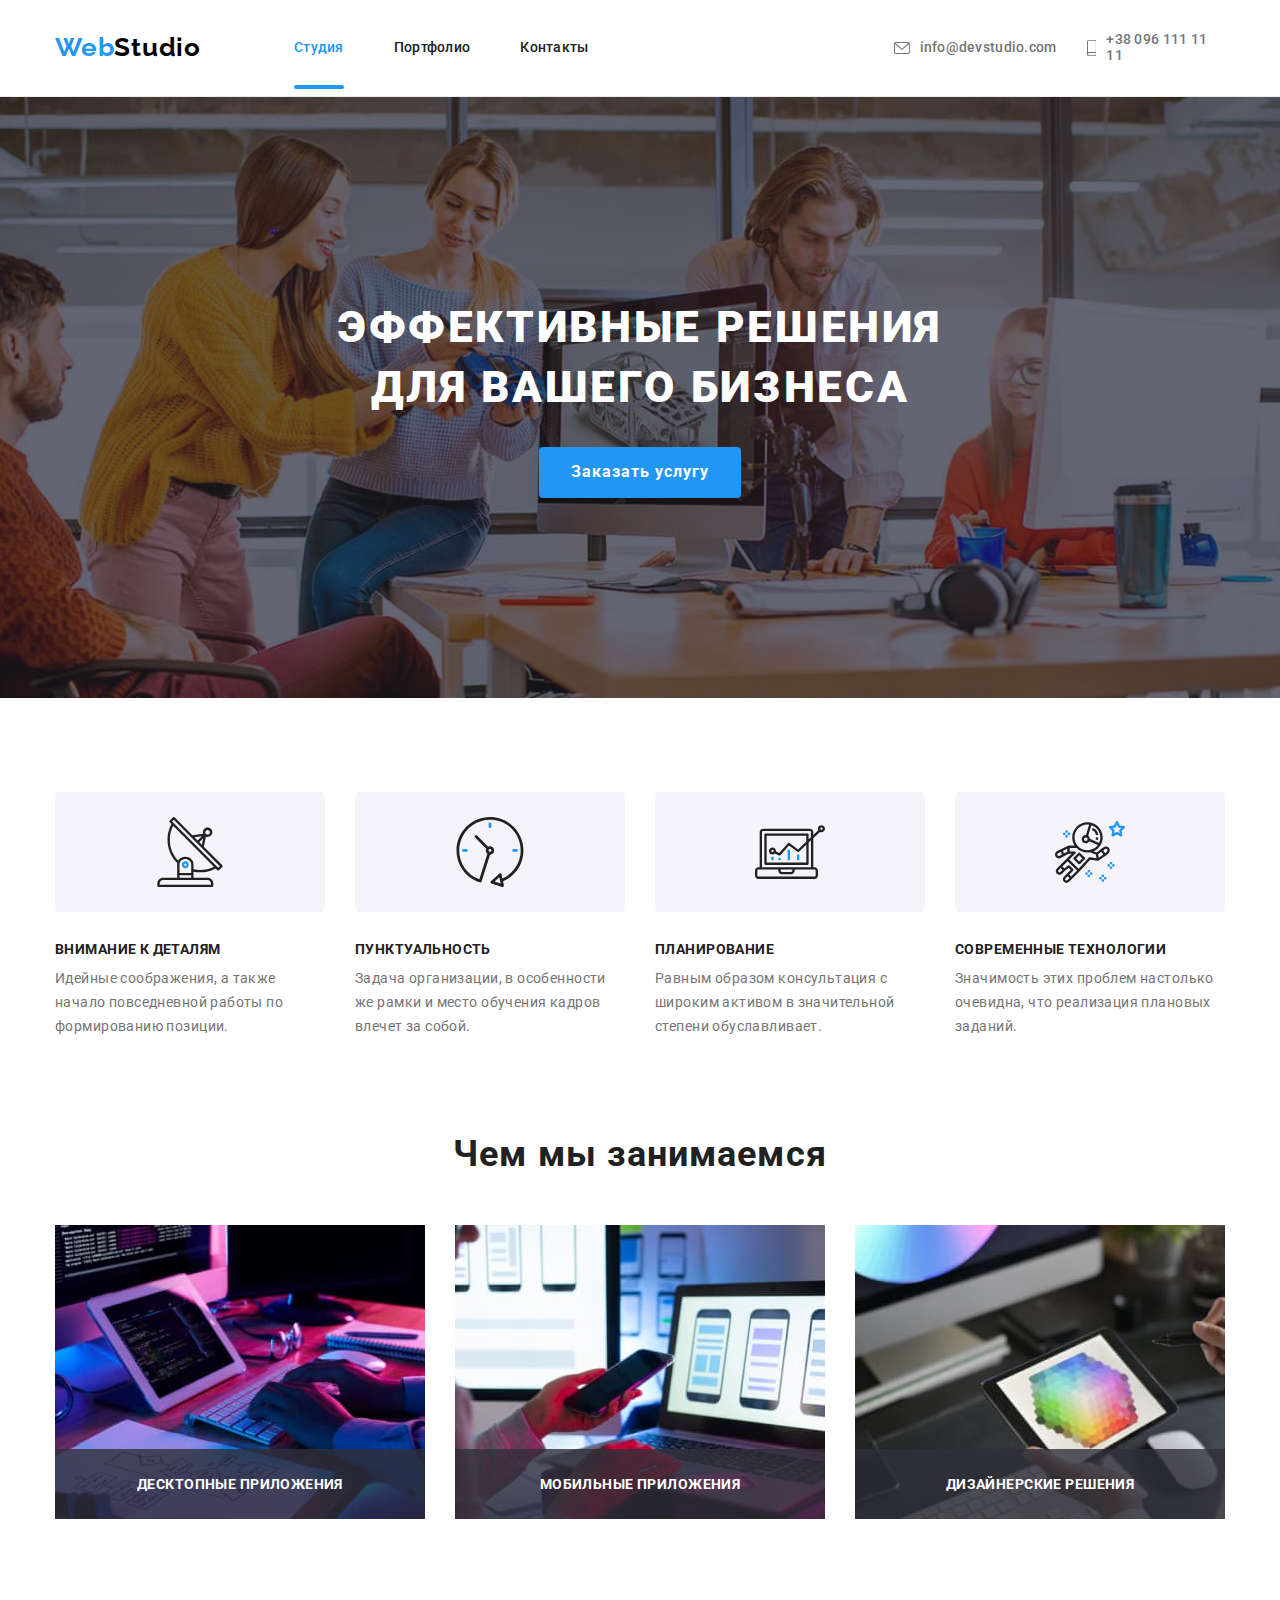
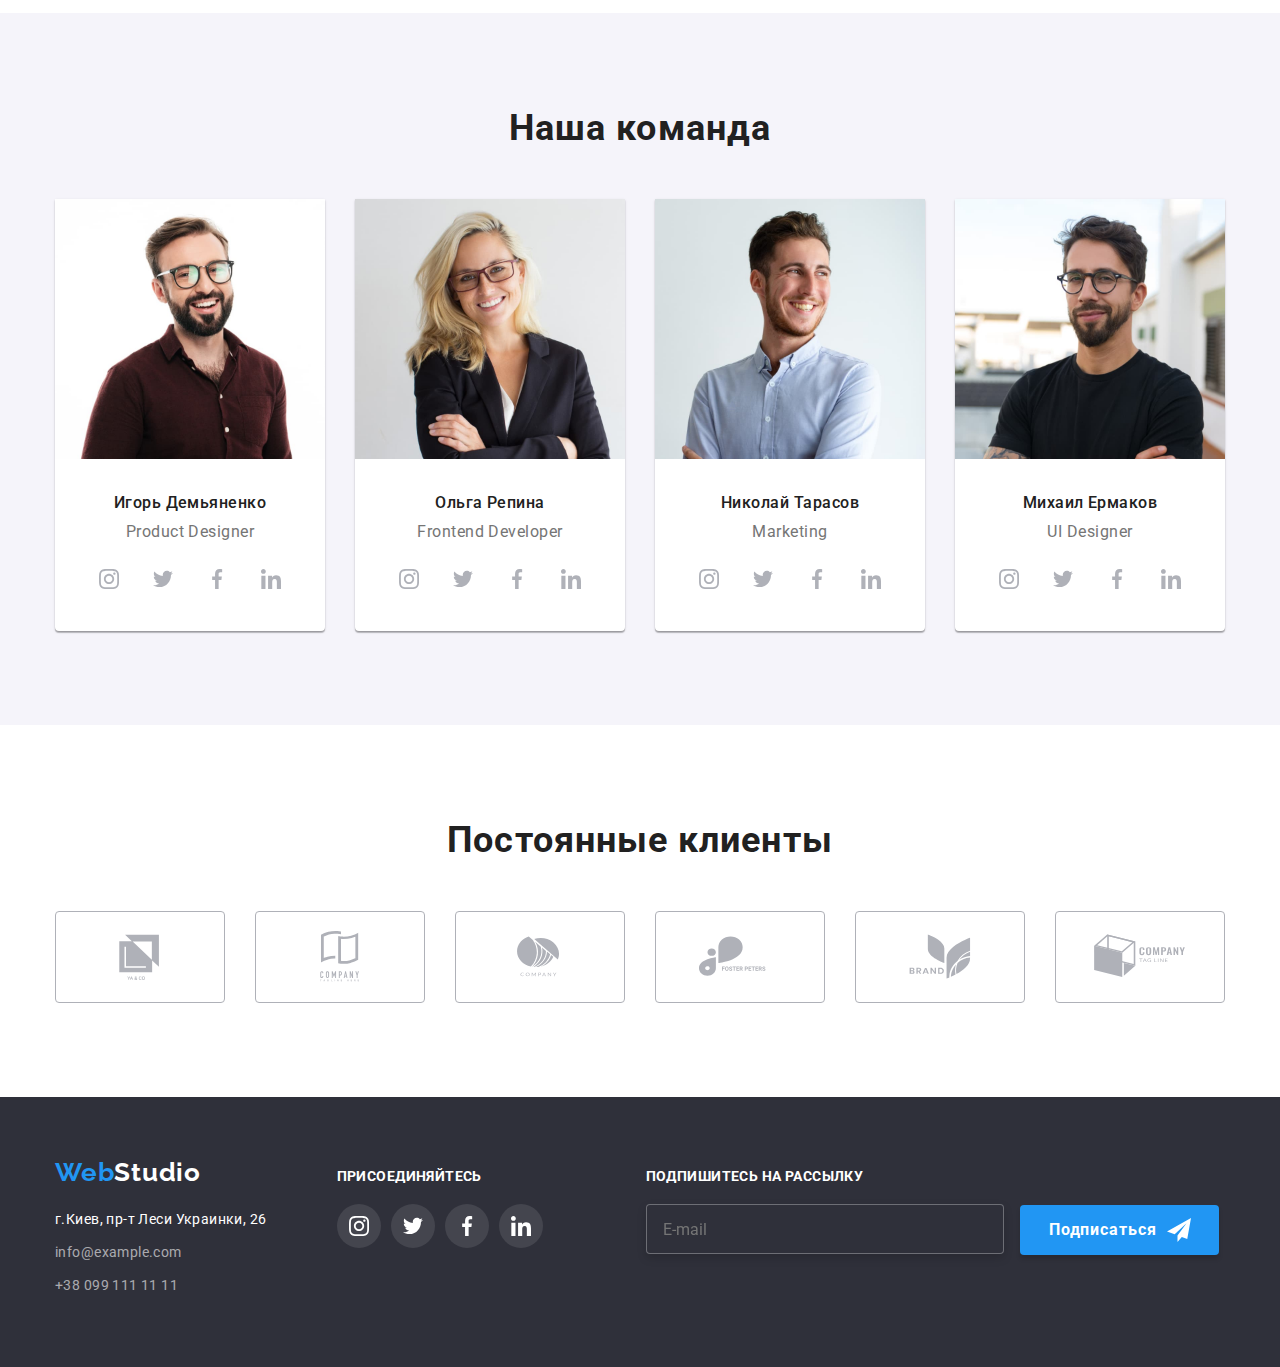
<file: index.html>
<!DOCTYPE html>
<html lang="en">
<head>
    <meta charset="UTF-8">
    <meta http-equiv="X-UA-Compatible" content="IE=edge">
    <meta name="viewport" content="width=device-width, initial-scale=1.0">
    <title>Document</title>
    <link rel="preconnect" href="https://fonts.googleapis.com">
    <link rel="preconnect" href="https://fonts.gstatic.com" crossorigin>
    <link href="https://fonts.googleapis.com/css2?family=Raleway:wght@700&family=Roboto:wght@400;500;700;900&display=swap"
        rel="stylesheet">
        <link rel="stylesheet" href="https://cdnjs.cloudflare.com/ajax/libs/modern-normalize/1.1.0/modern-normalize.min.css">
    <link rel="stylesheet" href="./css/styles.css">
    <link rel="stylesheet" href="./css/main.min.css">
</head>
<body class="page">
    <!--Шапка-->
    <header class="page-header">
        <div class="container">
        <nav class="header-nav">
            <a class="logo" href="/">Web<span class="logo-dark">Studio</span></a> 
            <ul class="site-nav list">
                <li class="site-nav-link"><a href="#" class="link current">Студия</a></li>
                <li class="site-nav-link"><a href="./portfolio.html" class="link">Портфолио</a></li>
                <li class="site-nav-link"><a href="#" class="link">Контакты</a></li>
            </ul>
        </nav>
        <ul class="auth-nav list">
            <li>
                <a href="#" class="link"><svg class="auth-nav-icon" width="16" height="12">
                    <use href="./images/icons.svg#icon-envelope"></use>
                </svg>info@devstudio.com</a>
            </li>
            <li>
                <a href="#" class="link"><svg class="auth-nav-icon" width="10" height="16">
                    <use href="./images/icons.svg#icon-smartphone"></use>
                </svg>+38 096 111 11 11</a>
            </li>
        </ul>
        </div>
    </header>

    <main>
    <!--Услуга-->
    <div>
        <section class="services">
            <h1 class="services-title">Эффективные решения для вашего бизнеса</h1>
            <button type="button" class="services-button" data-modal-open>Заказать услугу</button>
        </section>
    </div>
    <!--Преимущества-->
    <section class="feature">
        <div class="container">
            <ul class="feature__list list">
                <li>
                    <svg class="feature__icon" width="70" height="70">
                        <use href="./images/icons.svg#icon-antenna-1"></use>
                    </svg>
                    <h3 class="feature__title">Внимание к деталям</h3>
                    <p class="features__text">Идейные соображения, а также начало повседневной работы по формированию позиции.</p>
                </li>
                <li>
                    <svg class="feature__icon">
                        <use href="./images/icons.svg#icon-clock-1"></use>
                    </svg>
                    <h3 class="feature__title">Пунктуальность</h3>
                    <p class="features__text">Задача организации, в особенности же рамки и место обучения кадров влечет за собой.</p>
                </li>
                <li>
                    <svg class="feature__icon">
                        <use href="./images/icons.svg#icon-diagram-1"></use>
                    </svg>
                    <h3 class="feature__title">Планирование</h3>
                    <p class="features__text">Равным образом консультация с широким активом в значительной степени обуславливает.</p>
                </li>
                <li>
                    <svg class="feature__icon">
                        <use href="./images/icons.svg#icon-astronaut-1"></use>
                    </svg>
                    <h3 class="feature__title">Современные технологии</h3>
                    <p class="features__text">Значимость этих проблем настолько очевидна, что реализация плановых заданий.</p>
                </li>
            </ul>
        </div>
    </section>
    <!--Чем мы занимаемся-->
    <section class="work">
        <div class="container">
            <h2 class="work__title">Чем мы занимаемся</h2>
                <ul class="work-list list">
                    <li class="work-list__img">
                        <div class="work-list__div">
                            <img class="work-list__img"  src="images/img.jpg" alt="Кодинг" width="370">
                            <p class="work-list__text">Десктопные приложения</p>
                        </div>
                    </li> 
                    <li class="work-list__img">
                        <div class="work-list__div">
                            <img class="work-list__img"  src="images/img1.jpg" alt="Мобильные приложения" width="370">
                            <p class="work-list__text">Мобильные приложения</p>
                        </div>
                    </li> 
                    <li class="work-list__img">
                        <div class="work-list__div">
                            <img class="work-list__img" src="images/box3.jpg" alt="Дизайн" width="370">
                            <p class="work-list__text">Дизайнерские решения</p>
                        </div>
                    </li> 
                </ul> 
        </div>
    </section>
    <!--Наша команда-->
    <section class="team">
        <div class="container">
        <h2 class="team__title">Наша команда</h2>
        <ul class="team-list list">
            <li class="team-list__item">
                <img class="team-list__img" src="images/img2.jpg" alt="Член команды" width="270">
                <div class="team-div">
                    <h3 class="team-div__title">Игорь Демьяненко</h3>
                    <p class="team-div__text">Product Designer</p>
                </div>
                <ul class="member-soc-list list">
                    <li class="member-soc-list__item"> 
                        <a href="" class="member-soc-list__link">
                            <svg class="member-soc-list__icon" width="20" height="20" >
                                <use href="./images/icons.svg#icon-instagram-2"></use>
                            </svg>
                        </a>
                    </li>
                    <li class="member-soc-list__item">
                        <a href="" class="member-soc-list__link">
                            <svg class="member-soc-list__icon" width="20" height="20">
                                <use href="./images/icons.svg#icon-twitter-1"></use>
                            </svg>
                        </a>
                    </li>
                    <li class="member-soc-list__item">
                        <a href="" class="member-soc-list__link">
                            <svg class="member-soc-list__icon" width="20" height="20">
                                <use href="./images/icons.svg#icon-facebook-1"></use>
                            </svg>
                        </a>
                    </li>
                    <li class="member-soc-list__item">
                        <a href="" class="member-soc-list__link">
                            <svg class="member-soc-list__icon" width="20" height="20">
                                <use href="./images/icons.svg#icon-linkedin-1"></use>
                            </svg>
                        </a>
                    </li>
                </ul>
            </li>
            <li class="team-list__item">
                <img class="team-list__img" src="images/img3.jpg" alt="Член команды" width="270">
                <div class="team-div">
                    <h3 class="team-div__title">Ольга Репина</h3>
                    <p class="team-div__text">Frontend Developer</p>
                </div>
                <ul class="member-soc-list list">
                    <li class="member-soc-list__item">
                        <a href="" class="member-soc-list__link">
                            <svg class="member-soc-list__icon" width="20" height="20">
                                <use href="./images/icons.svg#icon-instagram-2"></use>
                            </svg>
                        </a>
                    </li>
                    <li class="member-soc-list__item">
                        <a href="" class="member-soc-list__link">
                            <svg class="member-soc-list__icon" width="20" height="20">
                                <use href="./images/icons.svg#icon-twitter-1"></use>
                            </svg>
                        </a>
                    </li>
                    <li class="member-soc-list__item">
                        <a href="" class="member-soc-list__link">
                            <svg class="member-soc-list__icon" width="20" height="20">
                                <use href="./images/icons.svg#icon-facebook-1"></use>
                            </svg>
                        </a>
                    </li>
                    <li class="member-soc-list__item">
                        <a href="" class="member-soc-list__link">
                            <svg class="member-soc-list__icon" width="20" height="20">
                                <use href="./images/icons.svg#icon-linkedin-1"></use>
                            </svg>
                        </a>
                    </li>
                </ul>
            </li>
            <li class="team-list__item">
                <img class="team-list__img" src="images/img4.jpg" alt="Член команды" width="270">
                <div class="team-div">
                    <h3 class="team-div__title">Николай Тарасов</h3>
                    <p class="team-div__text">Marketing</p>
                </div>
                <ul class="member-soc-list list">
                    <li class="member-soc-list__item">
                        <a href="" class="member-soc-list__link">
                            <svg class="member-soc-list__icon" width="20" height="20">
                                <use href="./images/icons.svg#icon-instagram-2"></use>
                            </svg>
                        </a>
                    </li>
                    <li class="member-soc-list__item">
                        <a href="" class="member-soc-list__link">
                            <svg class="member-soc-list__icon" width="20" height="20">
                                <use href="./images/icons.svg#icon-twitter-1"></use>
                            </svg>
                        </a>
                    </li>
                    <li class="member-soc-list__item">
                        <a href="" class="member-soc-list__link">
                            <svg class="member-soc-list__icon" width="20" height="20">
                                <use href="./images/icons.svg#icon-facebook-1"></use>
                            </svg>
                        </a>
                    </li>
                    <li class="member-soc-list__item">
                        <a href="" class="member-soc-list__link">
                            <svg class="member-soc-list__icon" width="20" height="20">
                                <use href="./images/icons.svg#icon-linkedin-1"></use>
                            </svg>
                        </a>
                    </li>
                </ul>
            </li>
            <li class="team-list__item">
                <img class="team-list__img" src="images/img5.jpg" alt="Член команды" width="270">
                <div class="team-div">
                    <h3 class="team-div__title">Михаил Ермаков</h3>
                    <p class="team-div__text">UI Designer</p>
                </div>
                <ul class="member-soc-list list">
                    <li class="member-soc-list__item">
                        <a href="" class="member-soc-list__link">
                            <svg class="member-soc-list__icon" width="20" height="20">
                                <use href="./images/icons.svg#icon-instagram-2"></use>
                            </svg>
                        </a>
                    </li>
                    <li class="member-soc-list__item">
                        <a href="" class="member-soc-list__link">
                            <svg class="member-soc-list__icon" width="20" height="20">
                                <use href="./images/icons.svg#icon-twitter-1"></use>
                            </svg>
                        </a>
                    </li>
                    <li class="member-soc-list__item">
                        <a href="" class="member-soc-list__link">
                            <svg class="member-soc-list__icon" width="20" height="20">
                                <use href="./images/icons.svg#icon-facebook-1"></use>
                            </svg>
                        </a>
                    </li>
                    <li class="member-soc-list__item">
                        <a href="" class="member-soc-list__link">
                            <svg class="member-soc-list__icon" width="20" height="20">
                                <use href="./images/icons.svg#icon-linkedin-1"></use>
                            </svg>
                        </a>
                    </li>
                </ul>
            </li>
        </ul>
        </div>
    </section>
    <!--Постоянные клиенты-->
    <section class="regular-customers">
        <h2 class="regular-customers-title">Постоянные клиенты</h2>
        <ul class="regular-customers-list list">
            <li class="regular-customers-item">
                <a class="regular-customers-link" href="">
                    <svg class="regular-customers-icon" width="106" height="60">
                        <use href="./images/icons.svg#icon-Logo"></use>
                    </svg>
                </a>
            </li>
            <li class="regular-customers-item">
                <a class="regular-customers-link" href="">
                    <svg class="regular-customers-icon" width="106" height="60">
                        <use href="./images/icons.svg#icon-Logo-1"></use>
                    </svg>
                </a>
            </li>
            <li class="regular-customers-item">
                <a class="regular-customers-link" href="">
                    <svg class="regular-customers-icon" width="106" height="60">
                        <use href="./images/icons.svg#icon-Logo-2"></use>
                    </svg>
                </a>
            </li>
            <li class="regular-customers-item">
                <a class="regular-customers-link" href="">
                    <svg class="regular-customers-icon" width="106" height="60">
                        <use href="./images/icons.svg#icon-Logo-3"></use>
                    </svg>
                </a>
            </li>
            <li class="regular-customers-item">
                <a class="regular-customers-link" href="">
                    <svg class="regular-customers-icon" width="106" height="60">
                        <use href="./images/icons.svg#icon-Logo-4"></use>
                    </svg>
                </a>
            </li>
            <li class="regular-customers-item">
                <a class="regular-customers-link" href="">
                    <svg class="regular-customers-icon" width="106" height="60">
                        <use href="./images/icons.svg#icon-Logo-5"></use>
                    </svg>
                </a>
            </li>
        </ul>
    </section>
    </main>

    <!--Футер-->
    <footer class="page-footer">
        <div class="container">
        <div class="footer-div">
            <a href="/" class="logo-foot">Web<span class="logo-light">Studio</span></a>
            <address class="footer-address">
                <ul class="page-footer-list list">
                    <li><a href="#" class="page-footer-address">г.Киев, пр-т Леси Украинки, 26</a></li>
                    <li><a href="mail:info@example.com" class="page-footer-link">info@example.com</a></li>
                    <li><a href="tel:+380991111111" class="page-footer-link">+38 099 111 11 11</a></li>
                </ul>
            </address>
        </div>
        <div class="footer-icon-div">
            <h2 class="footer-icon-title">присоединяйтесь</h2>
            <ul class="footer-icon-list list">
                <li>
                    <a class="footer-icon-link" href="">
                        <svg class="footer-icon" width="20" height="20">
                            <use href="./images/icons.svg#icon-instagram-2"></use>
                        </svg>
                    </a>
                </li>
                <li>
                    <a class="footer-icon-link" href="">
                        <svg class="footer-icon" width="20" height="20">
                            <use href="./images/icons.svg#icon-twitter-1"></use>
                        </svg>
                    </a>
                </li>
                <li>
                    <a class="footer-icon-link" href="">
                        <svg class="footer-icon" width="20" height="20">
                            <use href="./images/icons.svg#icon-facebook-1"></use>
                        </svg>
                    </a>
                </li>
                <li>
                    <a class="footer-icon-link" href="">
                        <svg class="footer-icon" width="20" height="20">
                            <use href="./images/icons.svg#icon-linkedin-1"></use>
                        </svg>
                    </a>
                </li>
            </ul>
        </div>
        <div class="footer-form">
            <h2 class="footer-form-title">Подпишитесь на рассылку</h2>
            <form action="">
                <input class="footer-form-input" name="user-email" type="email" placeholder="E-mail">
                <button type="submit" class="footer-form-button">Подписаться
                    <svg class="footer-form-svg" width="24" height="24">
                        <use href="./images/icons.svg#icon-icon-send1"></use>
                    </svg>
                </button>
            </form>
        </div>
        </div>
    </footer>
    <div class="backdrop is-hidden" data-modal >
        <div class="modal">
            <button type="button" class="button-modal" data-modal-close>
                <svg class="button-modal-icon" width="18" height="18">
                    <use href="./images/icons.svg#icon-close-black-18dp21"></use>
                </svg>
            </button>
            <p class="modal-title">Оставьте свои данные, мы вам перезвоним</p>
            <form>
                <div class="modal-field">
                    <label class="modal-label">Имя</label>
                    <div class="modal-div">
                        <input type="text" name="user-name" class="modal-input">
                        <svg class="modal-icon" width="18" height="18">
                            <use href="./images/icons.svg#icon-person-black-18dp-1-1"></use>
                        </svg>
                    </div>
                </div>
                <div class="modal-field">
                    <label class="modal-label">Телефон</label>
                    <div class="modal-div">
                        <input type="tel" name="user-tel" class="modal-input">
                        <svg class="modal-icon" width="18" height="18">
                            <use href="./images/icons.svg#icon-phone-black-18dp-1-1"></use>
                        </svg>
                    </div>
                </div>
                <div class="modal-field">
                    <label class="modal-label">Почта</label>
                    <div class="modal-div">
                        <input type="email" name="user-email" class="modal-input">
                        <svg class="modal-icon" width="18" height="18">
                            <use href="./images/icons.svg#icon-email-black-18dp-1-1"></use>
                        </svg>
                    </div>
                </div>
                <div class="modal-field-textarea">
                    <label class="modal-label">Комментарий</label>
                    <textarea name="user-text" id="user-text" placeholder="Введите текст" class="modal-text-area"></textarea>
                </div>
                <div class="modal-field-foot">
                    <input type="checkbox" name="privacy" value="true" class="input-checkbox visually-hidden" id="privacy">
                    <label for="privacy" class="input-checkbox-text">Соглашаюсь с рассылкой и принимаю <a href="" class="privacy-link">Условия договора</a></label>
                </div>
                <button type="submit" class="privacy-button">Отправить</button>
                
            </form>
        </div>
    </div>
    <script src="./js/modal.js"></script>
</body>
</html>
</file>
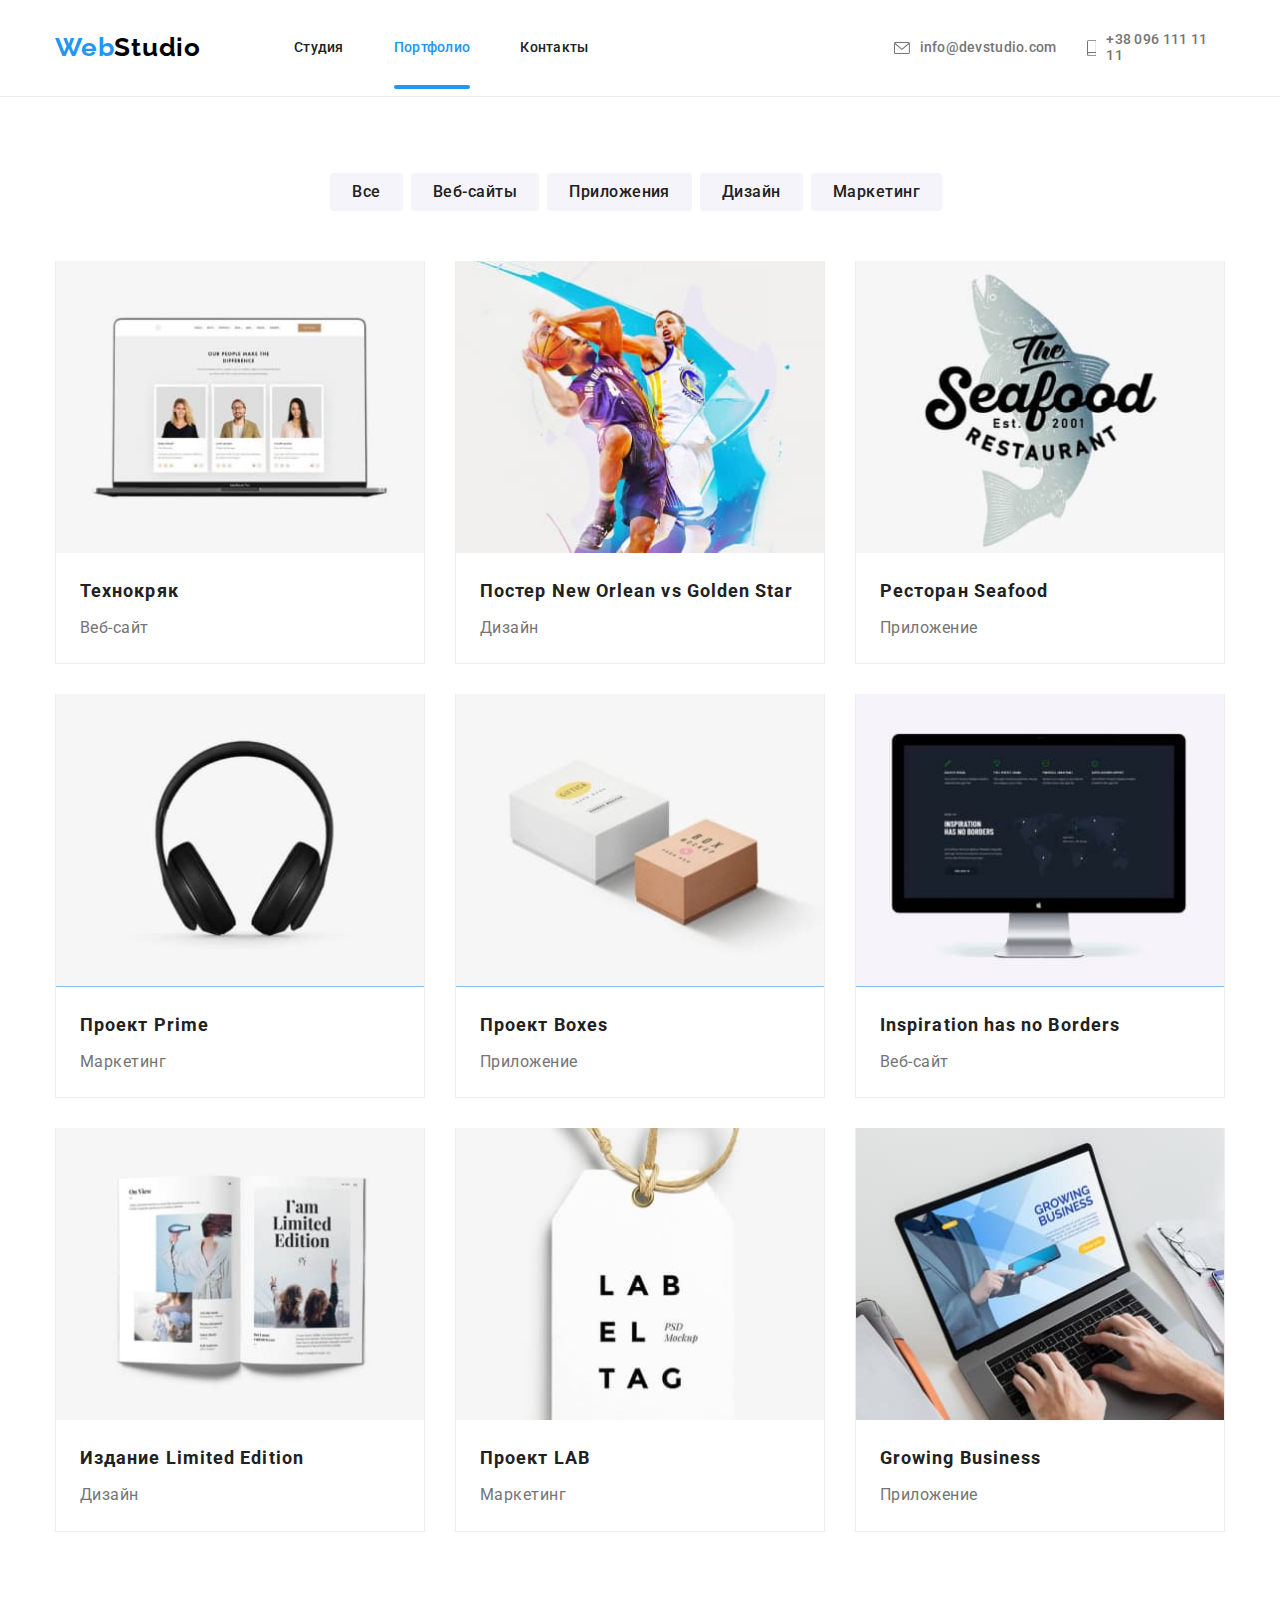
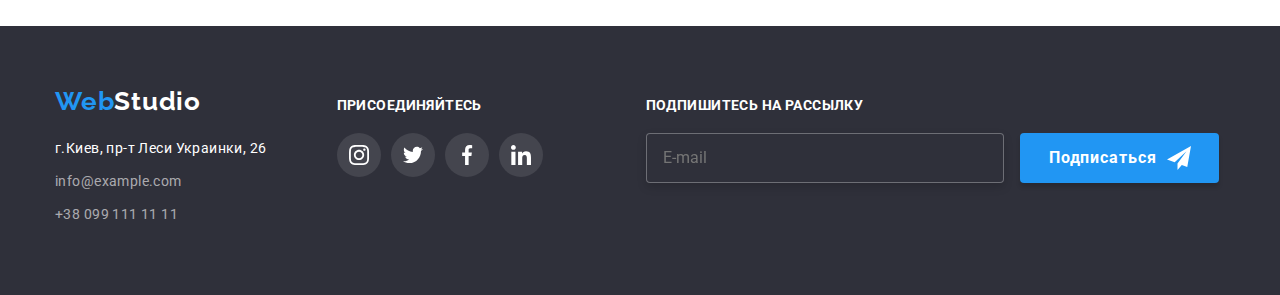
<file: portfolio.html>
<!DOCTYPE html>
<html lang="en">

<head>
    <meta charset="UTF-8">
    <meta http-equiv="X-UA-Compatible" content="IE=edge">
    <meta name="viewport" content="width=device-width, initial-scale=1.0">
    <title>Document</title>
    <link rel="preconnect" href="https://fonts.googleapis.com">
    <link rel="preconnect" href="https://fonts.gstatic.com" crossorigin>
    <link
        href="https://fonts.googleapis.com/css2?family=Raleway:wght@700&family=Roboto:wght@400;500;700;900&display=swap"
        rel="stylesheet">
        <link rel="stylesheet" href="https://cdnjs.cloudflare.com/ajax/libs/modern-normalize/1.1.0/modern-normalize.min.css">
    <link rel="stylesheet" href="./css/styles.css">
    <link rel="stylesheet" href="./css/main.min.css">
</head>

<body class="page">
    <!--Шапка-->
    <header class="page-header">
        <div class="container">
        <nav class="header-nav">
            <a class="logo" href="/">Web<span class="logo-dark">Studio</span></a>
            <ul class="site-nav list">
                <li class="site-nav-link"><a href="./index.html" class="link">Студия</a></li>
                <li class="site-nav-link"><a href="#" class="link current">Портфолио</a></li>
                <li class="site-nav-link"><a href="#" class="link">Контакты</a></li>
            </ul>
        </nav>
        <ul class="auth-nav list">
            <li>
                <a href="#" class="link"><svg class="auth-nav-icon" width="16" height="12">
                <use href="./images/icons.svg#icon-envelope"></use>
            </svg>info@devstudio.com</a></li>
            <li>
                <a href="#" class="link"><svg class="auth-nav-icon" width="10" height="16">
                <use href="./images/icons.svg#icon-smartphone"></use>
            </svg>+38 096 111 11 11</a></li>
        </ul>
        </div>
    </header>

    <main>
        <!--Bозможности-->
        <section class="opportunities">
            <div class="container">
            <ul class="opportunity-list list">
                <li><button class="opportunity-button" type="button">Все</button></li>
                <li><button class="opportunity-button" type="button">Веб-сайты</button></li>
                <li><button class="opportunity-button" type="button">Приложения</button></li>
                <li><button class="opportunity-button" type="button">Дизайн</button></li>
                <li><button class="opportunity-button" type="button">Маркетинг</button></li>
            </ul>
            <ul class="images-list list">
                <li class="images-list-item">
                    <div class="photos-div">
                        <img class="photos" src="images/img(10).jpg" alt="Веб-сайт" width="370" height="294">
                        <p class="photos-top-text">
                            Ресурс предлагает комплексные предложения с разным уровнем функционала и сервисов. Все это позволит посетителю
                            получить
                            исчерпывающие сведения о компании или частном лице.
                        </p>
                    </div>
                    <div class="opportunity-div" >
                        <h3 class="photos-title">Технокряк</h3>
                        <p class="photos-text">Веб-сайт</p>
                    </div>
                </li>
                <li class="images-list-item">
                    <div class="photos-div">
                        <img class="photos" src="images/img(1)(1).jpg" alt="Постер баскетбол" width="370">
                        <p class="photos-top-text">
                            Ресурс предлагает комплексные предложения с разным уровнем функционала и сервисов. Все это позволит посетителю
                            получить
                            исчерпывающие сведения о компании или частном лице.
                        </p>
                    </div>
                    <div class="opportunity-div" >
                        <h3 class="photos-title">Постер New Orlean vs Golden Star</h3>
                        <p class="photos-text">Дизайн</p>
                    </div>
                </li>
                <li class="images-list-item">
                    <div class="photos-div">
                        <img class="photos" src="images/img(2)(1).jpg" alt="Ресторан" width="370">
                        <p class="photos-top-text">
                            Ресурс предлагает комплексные предложения с разным уровнем функционала и сервисов. Все это позволит посетителю
                            получить
                            исчерпывающие сведения о компании или частном лице.
                        </p>
                    </div>
                    <div class="opportunity-div" >
                        <h3 class="photos-title">Ресторан Seafood</h3>
                        <p class="photos-text">Приложение</p>
                    </div>
                </li>
                <li class="images-list-item">
                    <div class="photos-div">
                        <img class="photos" src="images/img(3)(1).jpg" alt="Наушники" width="370">
                        <p class="photos-top-text">
                            Ресурс предлагает комплексные предложения с разным уровнем функционала и сервисов. Все это позволит посетителю
                            получить
                            исчерпывающие сведения о компании или частном лице.
                        </p>
                    </div>
                    <div class="opportunity-div" >
                        <h3 class="photos-title">Проект Prime</h3>
                        <p class="photos-text">Маркетинг</p>
                    </div>
                </li>
                <li class="images-list-item">
                    <div class="photos-div">
                        <img class="photos" src="images/img(4)(1).jpg" alt="Коробки" width="370">
                        <p class="photos-top-text">
                            Ресурс предлагает комплексные предложения с разным уровнем функционала и сервисов. Все это позволит посетителю
                            получить
                            исчерпывающие сведения о компании или частном лице.
                        </p>
                    </div>
                    <div class="opportunity-div" >
                        <h3 class="photos-title">Проект Boxes</h3>
                        <p class="photos-text">Приложение</p>
                    </div>
                </li>
                <li class="images-list-item">
                    <div class="photos-div">
                        <img class="photos" src="images/img(5)(1).jpg" alt="Монитор" width="370">
                        <p class="photos-top-text">
                            Ресурс предлагает комплексные предложения с разным уровнем функционала и сервисов. Все это позволит посетителю
                            получить
                            исчерпывающие сведения о компании или частном лице.
                        </p>
                    </div>
                    <div class="opportunity-div">
                        <h3 class="photos-title">Inspiration has no Borders</h3>
                        <p class="photos-text">Веб-сайт</p>
                    </div>
                </li>
                <li class="images-list-item">
                    <div class="photos-div">
                        <img class="photos" src="images/img(7)(1).jpg" alt="Книга" width="370">
                        <p class="photos-top-text">
                            Ресурс предлагает комплексные предложения с разным уровнем функционала и сервисов. Все это позволит посетителю
                            получить
                            исчерпывающие сведения о компании или частном лице.
                        </p>
                    </div>
                    <div class="opportunity-div" >
                        <h3 class="photos-title">Издание Limited Edition</h3>
                        <p class="photos-text">Дизайн</p>
                    </div>
                </li>
                <li class="images-list-item">
                    <div class="photos-div">
                        <img class="photos" src="images/img(10)(1).jpg" alt="Проект" width="370">
                        <p class="photos-top-text">
                            Ресурс предлагает комплексные предложения с разным уровнем функционала и сервисов. Все это позволит посетителю
                            получить
                            исчерпывающие сведения о компании или частном лице.
                        </p>
                    </div>
                    <div class="opportunity-div" >
                        <h3 class="photos-title">Проект LAB</h3>
                        <p class="photos-text">Маркетинг</p>
                    </div>
                </li>
                <li class="images-list-item">
                    <div class="photos-div">
                        <img class="photos" src="images/img(9)(1).jpg" alt="Приложение" width="370">
                        <p class="photos-top-text">
                            Ресурс предлагает комплексные предложения с разным уровнем функционала и сервисов. Все это позволит посетителю
                            получить
                            исчерпывающие сведения о компании или частном лице.
                        </p>
                    </div>
                    <div class="opportunity-div">
                        <h3 class="photos-title">Growing Business</h3>
                        <p class="photos-text">Приложение</p>
                    </div>
                </li>
            </ul>
            </div>
        </section>
    </main>

    <!--Футер-->
    <footer class="page-footer">
        <div class="container">
        <div class="footer-div">
            <a href="/" class="logo-foot">Web<span class="logo-light">Studio</span></a>
            <address>
                <ul class="page-footer-list list">
                    <li><a href="#" class="page-footer-address">г.Киев, пр-т Леси Украинки, 26</a></li>
                    <li><a href="mail:info@example.com" class="page-footer-link">info@example.com</a></li>
                    <li><a href="tel:+380991111111" class="page-footer-link">+38 099 111 11 11</a></li>
                </ul>
            </address>
        </div>
        <div class="footer-icon-div">
            <h2 class="footer-icon-title">присоединяйтесь</h2>
            <ul class="footer-icon-list list">
                <li>
                    <a class="footer-icon-link" href="">
                        <svg class="footer-icon" width="20" height="20">
                            <use href="./images/icons.svg#icon-instagram-2"></use>
                        </svg>
                    </a>
                </li>
                <li>
                    <a class="footer-icon-link" href="">
                        <svg class="footer-icon" width="20" height="20">
                            <use href="./images/icons.svg#icon-twitter-1"></use>
                        </svg>
                    </a>
                </li>
                <li>
                    <a class="footer-icon-link" href="">
                        <svg class="footer-icon" width="20" height="20">
                            <use href="./images/icons.svg#icon-facebook-1"></use>
                        </svg>
                    </a>
                </li>
                <li>
                    <a class="footer-icon-link" href="">
                        <svg class="footer-icon" width="20" height="20">
                            <use href="./images/icons.svg#icon-linkedin-1"></use>
                        </svg>
                    </a>
                </li>
            </ul>
        </div>
        <div class="footer-form">
            <h2 class="footer-form-title">Подпишитесь на рассылку</h2>
            <form action="">
                <input class="footer-form-input" name="user-email" type="email" placeholder="E-mail">
                <button type="submit" class="footer-form-button">Подписаться
                    <svg class="footer-form-svg" width="24" height="24">
                        <use href="./images/icons.svg#icon-icon-send1"></use>
                    </svg>
                </button>
            </form>
        </div>
        </div>
    </footer>
</body>

</html>
</file>
<file: css/styles.css>
/*Сторінка*/



/*Шапка*/






/*Услуга*/


/*Преимущества*/


/*Чем мы занимаемс*/



/*Наша команда*/


/*Постоянные клиенты*/








/*Футер*/



/*Bозможности*/
</file>
<file: css/main.min.css>
.page{color:#212121;background-color:#fff;font-family:"Roboto",sans-serif}.container{width:1170px;margin:0 auto}.list{list-style:none;padding:0;margin:0}p,h1,h2,h3,h4,h5{margin:0}ul,ol{margin:0;padding-left:0}.visually-hidden{position:absolute;white-space:nowrap;width:1px;height:1px;overflow:hidden;border:0;padding:0;clip:rect(0 0 0 0);clip-path:inset(50%);margin:-1px}.link.current::after{position:absolute;content:"";height:4px;width:100%;background:#2196f3;border-radius:2px;left:0;bottom:-33px}.site-nav-link{margin-right:50px;padding-top:32px;padding-bottom:32px}.site-nav-link:last-child{margin-right:0px}.page-header{border-bottom:1px solid #ececec}.header-nav{display:flex}.logo{font-family:"Raleway",sans-serif;font-weight:700;font-size:26px;line-height:1.19;letter-spacing:.03em;color:#2196f3;text-decoration:none;margin-right:93px;padding-top:24px;padding-bottom:24px}.logo-dark{font-family:"Raleway",sans-serif;font-weight:700;font-size:26px;line-height:1.19;letter-spacing:.03em;color:#000;text-decoration:none}.site-nav .link{color:#212121;font-weight:500;font-size:14px;line-height:1.14;letter-spacing:.02em;text-decoration:none;position:relative;transition-timing-function:cubic-bezier(0.4, 0, 0.2, 1);transition-duration:250ms}.site-nav .link:hover,.site-nav .link:focus{color:#2196f3}.site-nav .link.current{color:#2196f3;font-weight:500;font-size:14px;line-height:1.14;letter-spacing:.02em}.auth-nav .link{color:#757575;font-weight:500;font-size:14px;line-height:1.14;letter-spacing:.02em;text-decoration:none;transition-timing-function:cubic-bezier(0.4, 0, 0.2, 1);transition-duration:250ms}.auth-nav .link:hover,.auth-nav .link:focus{color:#2196f3;fill:#2196f3}.auth-nav li{margin-right:30px;display:flex;justify-content:center;align-items:center}.auth-nav li:last-child{margin-right:0px}.auth-nav li a{justify-content:center;align-items:center}.site-nav{display:flex;align-items:center;margin-right:305px}.auth-nav{display:flex;padding-top:32px;padding-bottom:32px}.page-header .container{display:flex;align-items:center}.link{fill:#757575;display:flex;align-items:baseline}.auth-nav-icon{margin-right:10px}.services{background-color:#2f303a;background-image:linear-gradient(rgba(47, 48, 58, 0.4), rgba(47, 48, 58, 0.4)),url(../images/Img\(11\).jpg);background-repeat:no-repeat;background-size:cover;background-position:center;max-width:1600px;margin:0 auto;padding-top:200px;padding-bottom:200px}.services-title{font-weight:900;font-size:44px;line-height:1.37;text-align:center;letter-spacing:.06em;text-transform:uppercase;color:#fff;width:696px;margin:0 auto}.services-button{color:#fff;background-color:#2196f3;font-weight:700;font-size:16px;line-height:1.88;display:flex;align-items:center;text-align:center;letter-spacing:.06em;cursor:pointer;border-radius:4px;padding:10px 32px;box-shadow:0px 4px 4px rgba(0,0,0,.15);border:none;margin:0 auto;margin-top:30px}.feature__list{display:flex}.feature__list li{margin-right:30px;width:270px}.feature__list li:last-child{margin-right:0px}.feature__title{font-weight:700;font-size:14px;line-height:1.14;letter-spacing:.03em;text-transform:uppercase;color:#212121;margin-bottom:10px}.features__text{font-weight:400;font-size:14px;line-height:1.7;letter-spacing:.03em;color:#757575}.feature{padding-top:94px;padding-bottom:94px}.feature__icon{display:block;content:"";background-color:#f5f4fa;width:270px;height:120px;padding-top:25px;padding-bottom:25px;margin-bottom:30px;border-radius:4px}.work__title{font-weight:700;font-size:36px;line-height:1.17;text-align:center;letter-spacing:.03em;margin-bottom:50px}.work{padding-top:0px;padding-bottom:94px}.work-list{display:flex}.work-list__img{margin-right:30px}.work-list__img:last-child{margin-right:0px}.work-list__img{display:block;max-width:100%;height:auto}.work-list__div{position:relative}.work-list__text{position:absolute;bottom:0;height:70px;width:100%;background:rgba(47,48,58,.8);font-weight:700;font-size:14px;line-height:16px;text-align:center;letter-spacing:.03em;text-transform:uppercase;color:#fff;display:flex;align-items:center;justify-content:center}.team{background-color:#f5f4fa;padding-top:0px;padding-bottom:94px;padding-top:94px}.team-div__text{font-weight:400;font-size:16px;text-align:center;letter-spacing:.03em;color:#757575;margin-top:10px}.team__title{font-weight:700;font-size:36px;line-height:1.17;text-align:center;letter-spacing:.03em;margin-bottom:50px}.team-div__title{font-weight:500;font-size:16px;line-height:1.19;text-align:center;letter-spacing:.03em}.team-div{padding-top:30px;padding-bottom:16px}.team-list li:last-child{margin-right:0px}.team-list{display:flex}.member-soc-list__item{width:44px;height:44px;margin-right:10px}.member-soc-list__item:last-child{margin-right:0px}.member-soc-list__link{width:100%;height:100%;border-radius:50%;display:flex;justify-content:center;align-items:center;background-color:#fff;transition-timing-function:cubic-bezier(0.4, 0, 0.2, 1);transition-duration:250ms}.member-soc-list__link:hover,.member-soc-list__link:focus{background-color:#2196f3}.member-soc-list{display:flex;justify-content:center;padding-bottom:30px}.member-soc-list__icon{fill:#afb1b8;transition-timing-function:cubic-bezier(0.4, 0, 0.2, 1);transition-duration:250ms}.member-soc-list__link:hover .member-soc-list__icon,.member-soc-list__link:focus .member-soc-list__icon{fill:#fff}.team-list__item{box-shadow:0px 1px 3px rgba(0,0,0,.12),0px 1px 1px rgba(0,0,0,.14),0px 2px 1px rgba(0,0,0,.2);background:#fff;border-radius:0px 0px 4px 4px;margin-right:30px}.regular-customers{padding-top:94px;padding-bottom:94px}.regular-customers-title{font-weight:700;font-size:36px;line-height:1.17;text-align:center;letter-spacing:.03em;color:#212121;margin-bottom:50px}.regular-customers-list{display:flex;justify-content:center;fill:#afb1b8}.regular-customers-list li{margin-right:30px}.regular-customers-list li:last-child{margin-right:0px}.regular-customers-icon{display:block;content:"";width:170px;min-height:92px;justify-content:center;align-items:center;border-radius:4px;padding-top:16px;padding-bottom:16px;fill:#afb1b8;border:1px solid #afb1b8;transition-timing-function:cubic-bezier(0.4, 0, 0.2, 1);transition-duration:250ms}.regular-customers-link:focus .regular-customers-icon,.regular-customers-link:hover .regular-customers-icon{fill:#2196f3;border:1px solid #2196f3}.regular-customers-link{transition-timing-function:cubic-bezier(0.4, 0, 0.2, 1);transition-duration:250ms}.page-footer{background-color:#2f303a;padding-top:60px;padding-bottom:60px}.page-footer .logo{padding-bottom:0px;margin-right:0px;display:block;margin-bottom:20px}.page-footer-list li{margin-bottom:9px}.page-footer-list li:first-child{margin-top:20px}.page-footer-list li:first-child:last-child{margin-bottom:0px}.page-footer-address{font-style:normal;font-weight:400;font-size:14px;line-height:1.71;letter-spacing:.03em;color:#fff;text-decoration:none}.page-footer-link{font-style:normal;font-weight:400;font-size:14px;line-height:1.71;letter-spacing:.03em;color:rgba(255,255,255,.6);text-decoration:none;transition-timing-function:cubic-bezier(0.4, 0, 0.2, 1);transition-duration:250ms}.page-footer-link:hover,.page-footer-link:focus{color:#2196f3}.logo-light{font-family:"Raleway",sans-serif;font-weight:700;font-size:26px;line-height:1.19;letter-spacing:.03em;color:#fff;text-decoration:none}.footer-icon-list{display:flex}.footer-icon-title{font-weight:700;font-size:14px;line-height:16px;letter-spacing:.03em;text-transform:uppercase;color:#fff;margin-bottom:20px;display:block}.footer-icon-list li{width:44px;height:44px;margin-right:10px}.footer-icon-link{width:100%;height:100%;border-radius:50%;display:flex;justify-content:center;align-items:center;background-color:rgba(255,255,255,.1);transition-timing-function:cubic-bezier(0.4, 0, 0.2, 1);transition-duration:250ms}.footer-icon-link:hover,.footer-icon-link:focus{background-color:#2196f3}.footer-icon{fill:#fff}.page-footer .container{display:flex;align-items:baseline}.footer-icon-div{margin-left:70px;margin-right:93px}.footer-form-title{font-weight:700;font-size:14px;line-height:16px;letter-spacing:.03em;text-transform:uppercase;color:#fff;margin-bottom:20px}.footer-form-input{border:1px solid rgba(255,255,255,.3);filter:drop-shadow(0px 4px 4px rgba(0, 0, 0, 0.15));border-radius:4px;width:358px;height:50px;background:#2f303a;padding-left:16px;color:#fff;margin-right:12px;outline:none}.footer-form-input:focus-visible{border-color:#2196f3}.footer-form-button{background:#2196f3;box-shadow:0px 4px 4px rgba(0,0,0,.15);border-radius:4px;font-weight:700;font-size:16px;line-height:30px;letter-spacing:.06em;color:#fff;padding-top:10px;padding-bottom:10px;padding-left:29px;padding-right:28px;border:none;display:inline-flex;justify-content:center;align-items:center;cursor:pointer}.footer-form-svg{margin-left:10px}.logo-foot{font-family:"Raleway",sans-serif;font-weight:700;font-size:26px;line-height:1.19;letter-spacing:.03em;color:#2196f3;text-decoration:none}.backdrop{width:100%;height:100%;background-color:rgba(9,11,19,.3176470588);position:fixed;opacity:1;top:0;transition:opacity 250ms cubic-bezier(0.4, 0, 0.2, 1)}.modal{width:528px;min-height:581px;background-color:#fff;border-radius:5px;position:absolute;top:50%;left:50%;transform:translate(-50%, -50%) scale(1);transition:transform 250ms cubic-bezier(0.4, 0, 0.2, 1);padding:40px}.backdrop.is-hidden .modal{transform:translate(-50%, -50%) scale(0)}.button-modal{width:30px;height:30px;border:1px solid rgba(0,0,0,.1);border-radius:50%;background-color:rgba(0,0,0,0);position:absolute;top:8px;right:8px;display:flex;align-items:center;justify-content:center;cursor:pointer}.button-modal:hover .button-modal-icon,.button-modal:focus .button-modal-icon{fill:#2196f3}.is-hidden{opacity:0;pointer-events:none}.modal-title{font-weight:700;font-size:20px;line-height:1.15;text-align:center;letter-spacing:.03em;color:#212121;margin-bottom:12px}.modal-input{width:100%;height:40px;border:1px solid rgba(33,33,33,.2);border-radius:4px;padding-left:42px;outline:none}.modal-input:focus{border-color:#2196f3}.modal-field{margin-bottom:10px}.modal-field:first-child{margin-top:0px}.modal-input:focus+.modal-icon{fill:#2196f3}.modal-label{font-weight:400;font-size:12px;line-height:1.17;letter-spacing:.01em;color:#757575;display:block}.modal-input-coment{width:100%;height:120px;border:1px solid rgba(33,33,33,.2);border-radius:4px;margin-top:4px;margin-bottom:20px}.modal-text-area{width:100%;height:120px;resize:none;border:1px solid rgba(33,33,33,.2);margin-top:4px;border-radius:4px;outline:none;display:block}.modal-text-area .modal-text-area:focus{border-color:#2196f3}.modal-text-area::placeholder{font-weight:400;font-size:12px;line-height:14px;letter-spacing:.01em;color:rgba(117,117,117,.5)}.modal-div{position:relative;margin-top:4px}.modal-icon{position:absolute;left:12px;top:50%;transform:translateY(-50%)}.input-checkbox-text{font-size:14px;line-height:24px;letter-spacing:.03em;color:#757575;display:flex;align-items:center;padding-left:13px;margin-bottom:30px}.input-checkbox-text::before{content:"";width:16px;height:15px;border:2px solid #212121;border-radius:3px;margin-right:8px}.input-checkbox:checked+.input-checkbox-text::before{background-color:#188ce8;background-image:url(../images/Vector.svg);background-repeat:no-repeat;background-position:center;border:none}.privacy-button{font-weight:700;font-size:16px;line-height:30px;display:flex;align-items:center;text-align:center;justify-content:center;letter-spacing:.06em;color:#fff;background:#188ce8;box-shadow:0px 4px 4px rgba(0,0,0,.15);border-radius:4px;width:200px;height:50px;cursor:pointer;border:none;margin-top:30px;margin:0 auto}.privacy-link{margin-left:3px;color:#2196f3}.modal-field-textarea{margin-bottom:20px}.opportunity-button{font-family:"Roboto";font-style:normal;background-color:#f5f4fa;font-weight:500;font-size:16px;line-height:1.62;text-align:center;letter-spacing:.03em;color:#212121;cursor:pointer;background:#f5f4fa;border-radius:4px;border:none;padding:6px 22px;min-width:73px;margin-right:8px;transition-timing-function:cubic-bezier(0.4, 0, 0.2, 1);transition-duration:250ms}.opportunity-button:hover,.opportunity-button:focus{background:#2196f3;color:#fff;box-shadow:0px 3px 1px rgba(0,0,0,.1),0px 1px 2px rgba(0,0,0,.08),0px 2px 2px rgba(0,0,0,.12)}.opportunity-list{margin-bottom:50px;display:flex;justify-content:center}.photos-title{font-weight:700;font-size:18px;line-height:2;letter-spacing:.06em;color:#212121;margin-bottom:4px}.photos-text{font-weight:400;font-size:16px;line-height:1.89;letter-spacing:.03em;color:#757575}.opportunities{padding-top:76px;padding-bottom:94px}.opportunity-div{padding-top:20px;padding-bottom:20px;padding-right:24px;padding-left:24px}.images-list{display:flex;flex-wrap:wrap;margin-right:-30px;margin-bottom:-30px}.images-list li{flex-basis:calc(33.3333333333% - 30px);margin-bottom:30px;margin-right:30px;border-bottom:1px solid #eee;border-right:1px solid #eee;border-left:1px solid #eee;transition-timing-function:cubic-bezier(0.4, 0, 0.2, 1);transition-duration:250ms}.images-list li:nth-child(3n+3){margin-right:0px}.images-list li:hover,.images-list li:focus{box-shadow:0px 1px 1px rgba(0,0,0,.12),0px 4px 4px rgba(0,0,0,.06),1px 4px 6px rgba(0,0,0,.16)}.photos{flex-basis:calc(33.3333333333% - 30px)}.photos{width:100%;height:auto;display:block}.photos-top-text{position:absolute;top:0;background-color:rgba(33,150,243,.9);color:#fff;font-size:18px;line-height:1.6;letter-spacing:.03em;padding-top:63px;padding-bottom:63px;padding-left:24px;padding-right:24px;height:100%;transform:translateY(100%)}.photos-div{position:relative;overflow:hidden}.images-list-item{transition-timing-function:cubic-bezier(0.4, 0, 0.2, 1);transition-duration:250ms}.photos-top-text{transition-timing-function:cubic-bezier(0.4, 0, 0.2, 1);transition-duration:250ms}.images-list-item:hover .photos-top-text,.images-list-item:focus .photos-top-text{transform:translateY(0);transition:transform 300ms linear}/*# sourceMappingURL=main.min.css.map */
</file>
